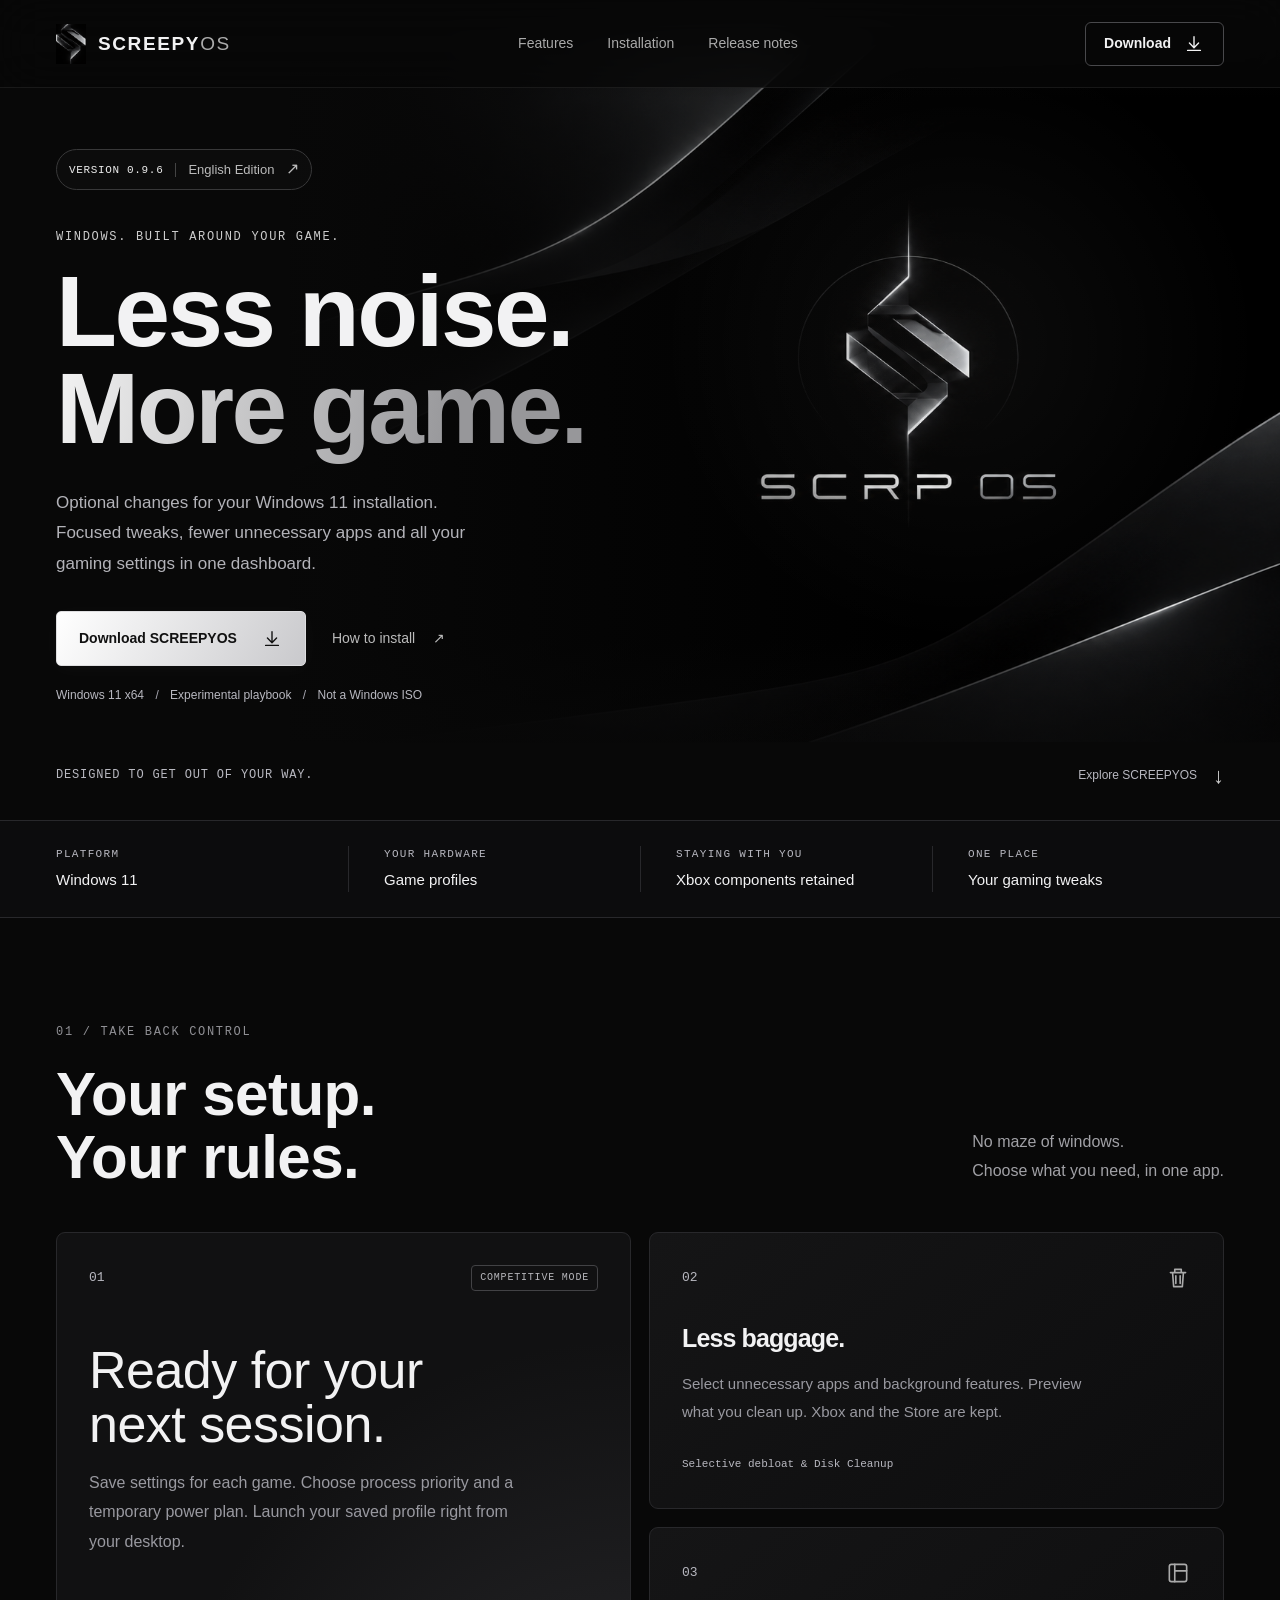
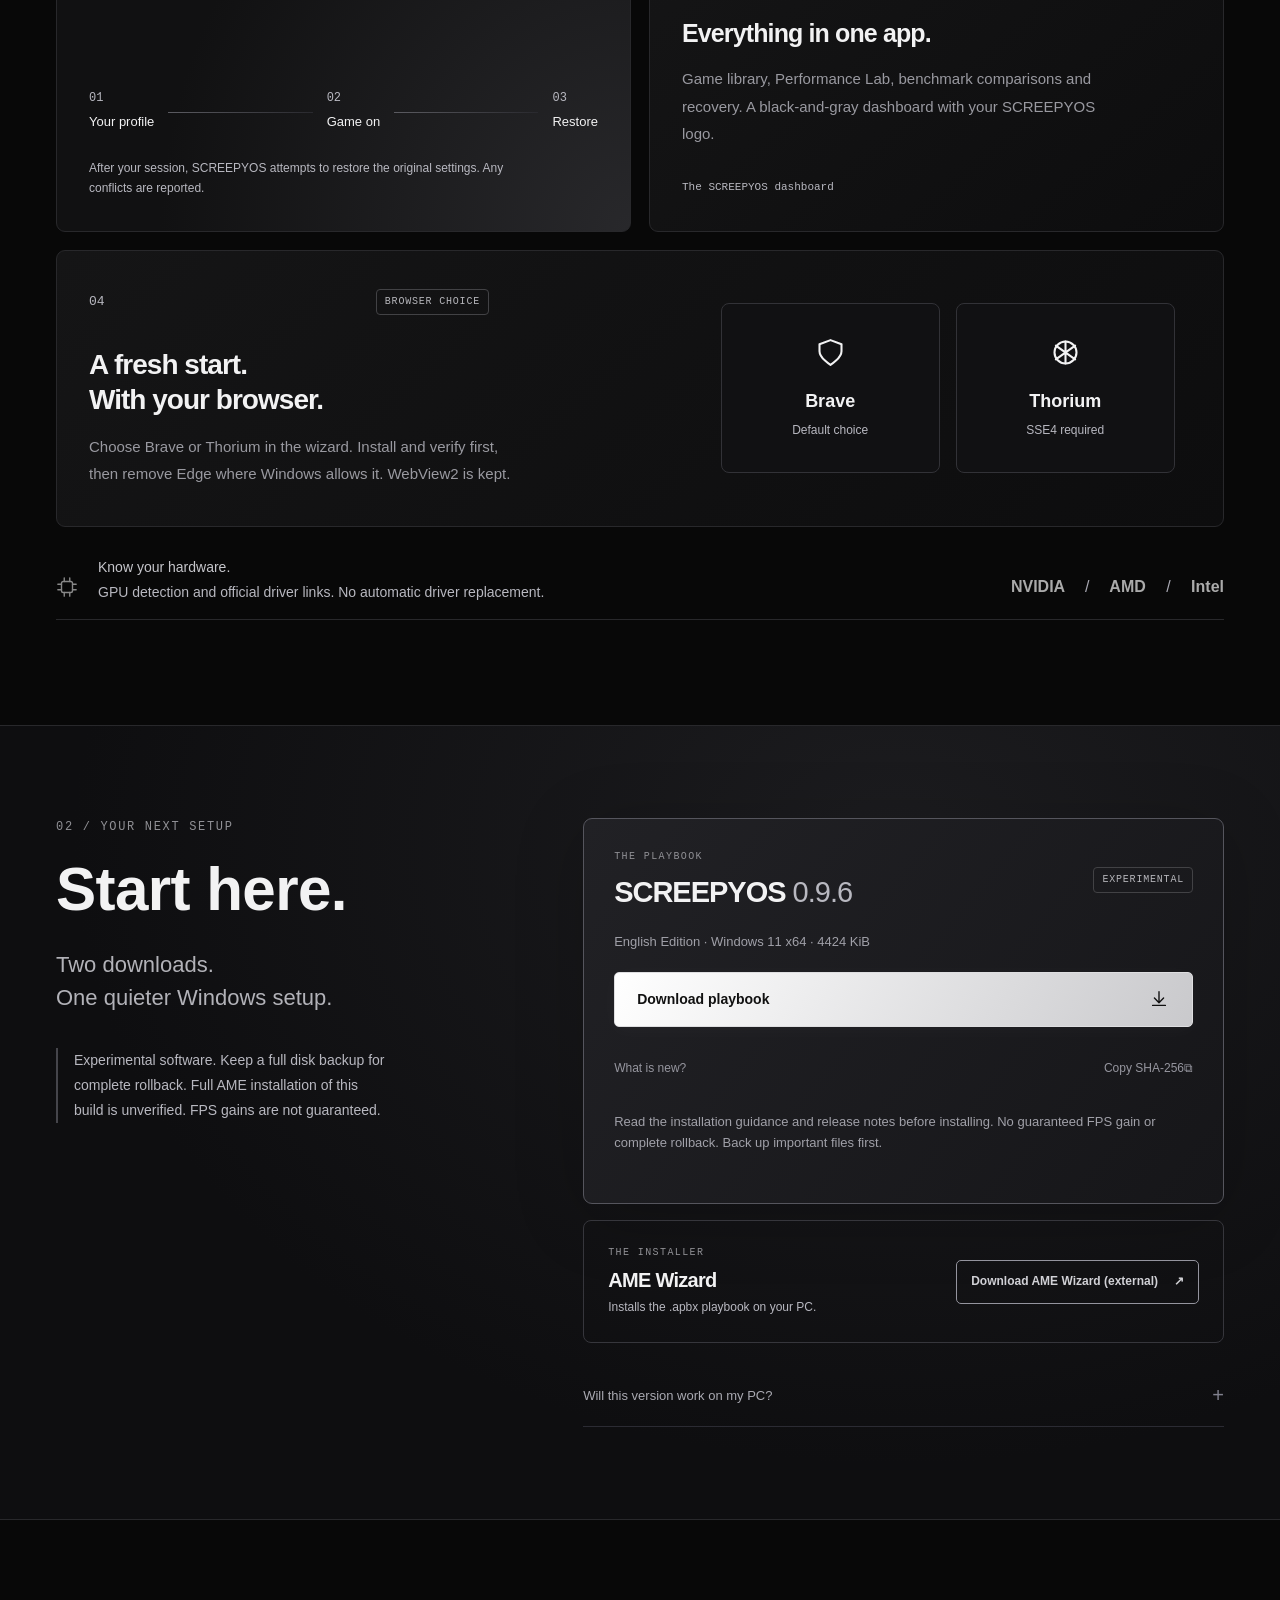
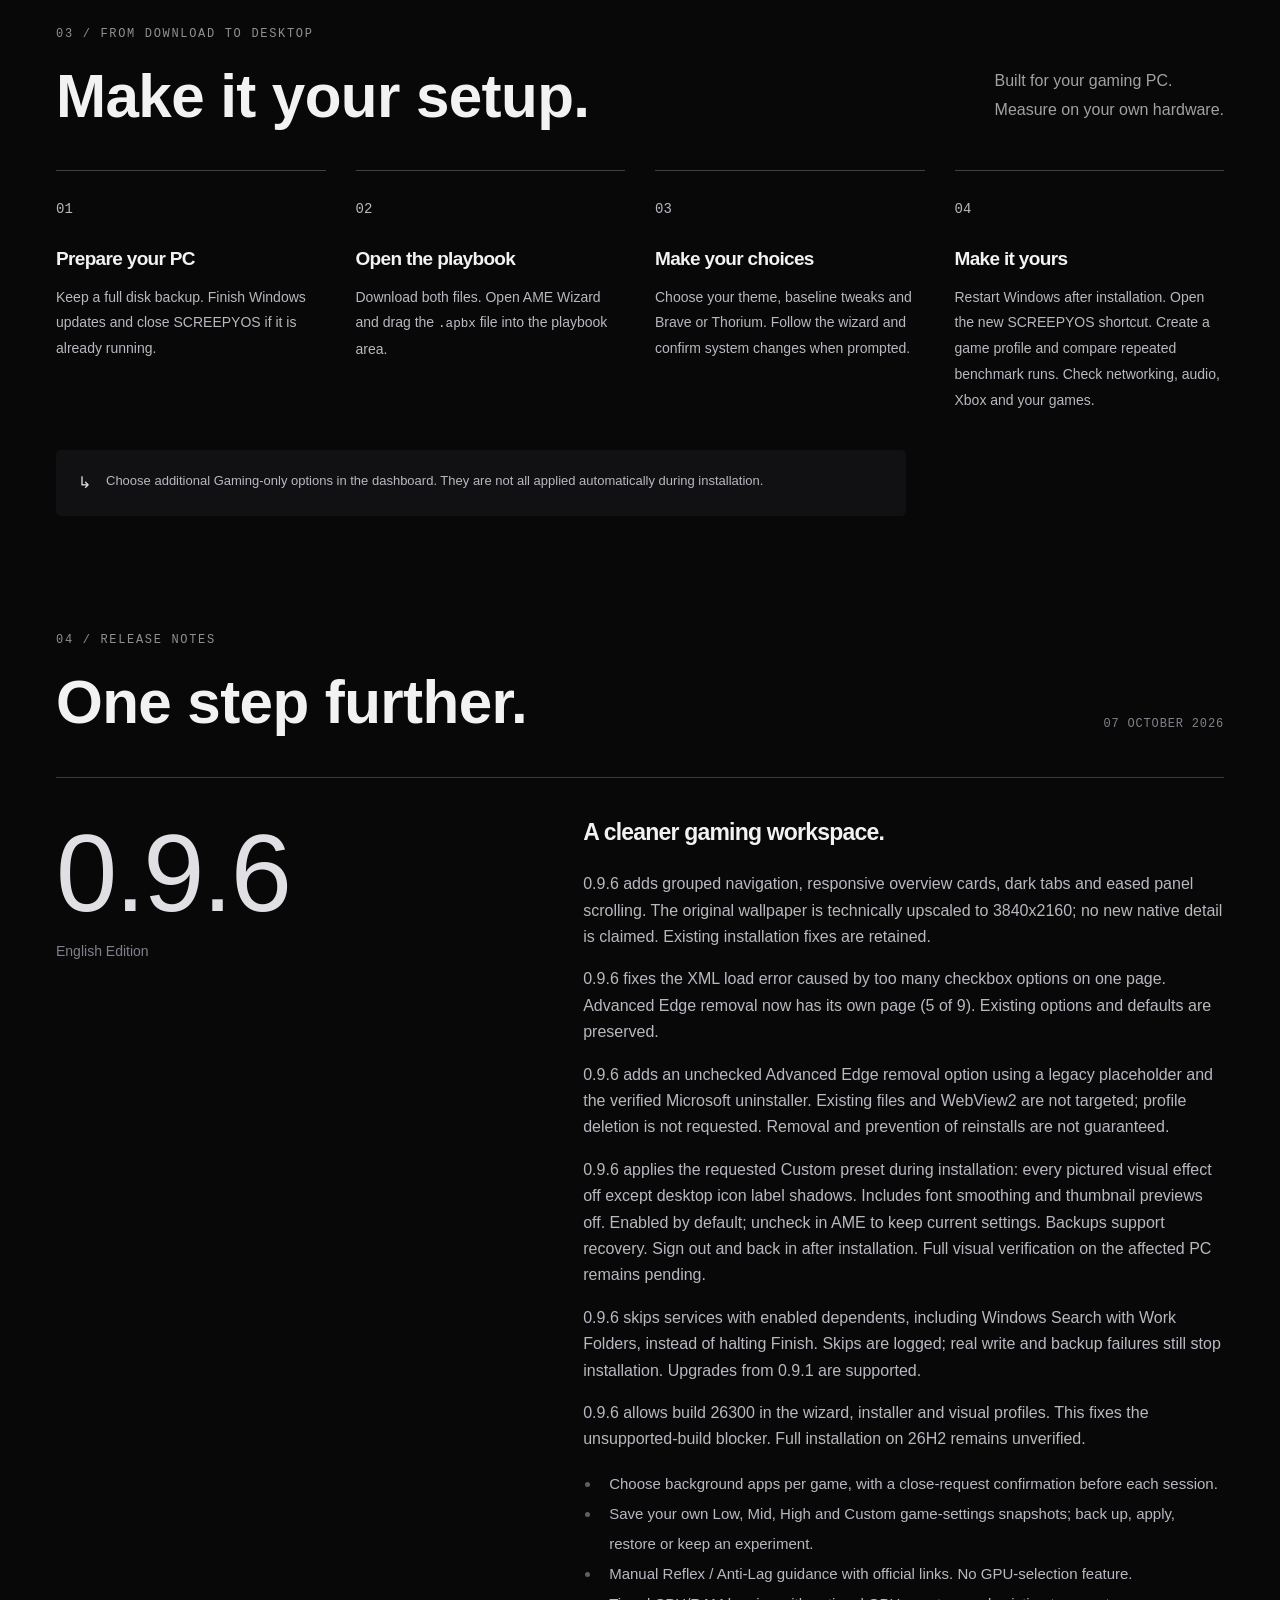
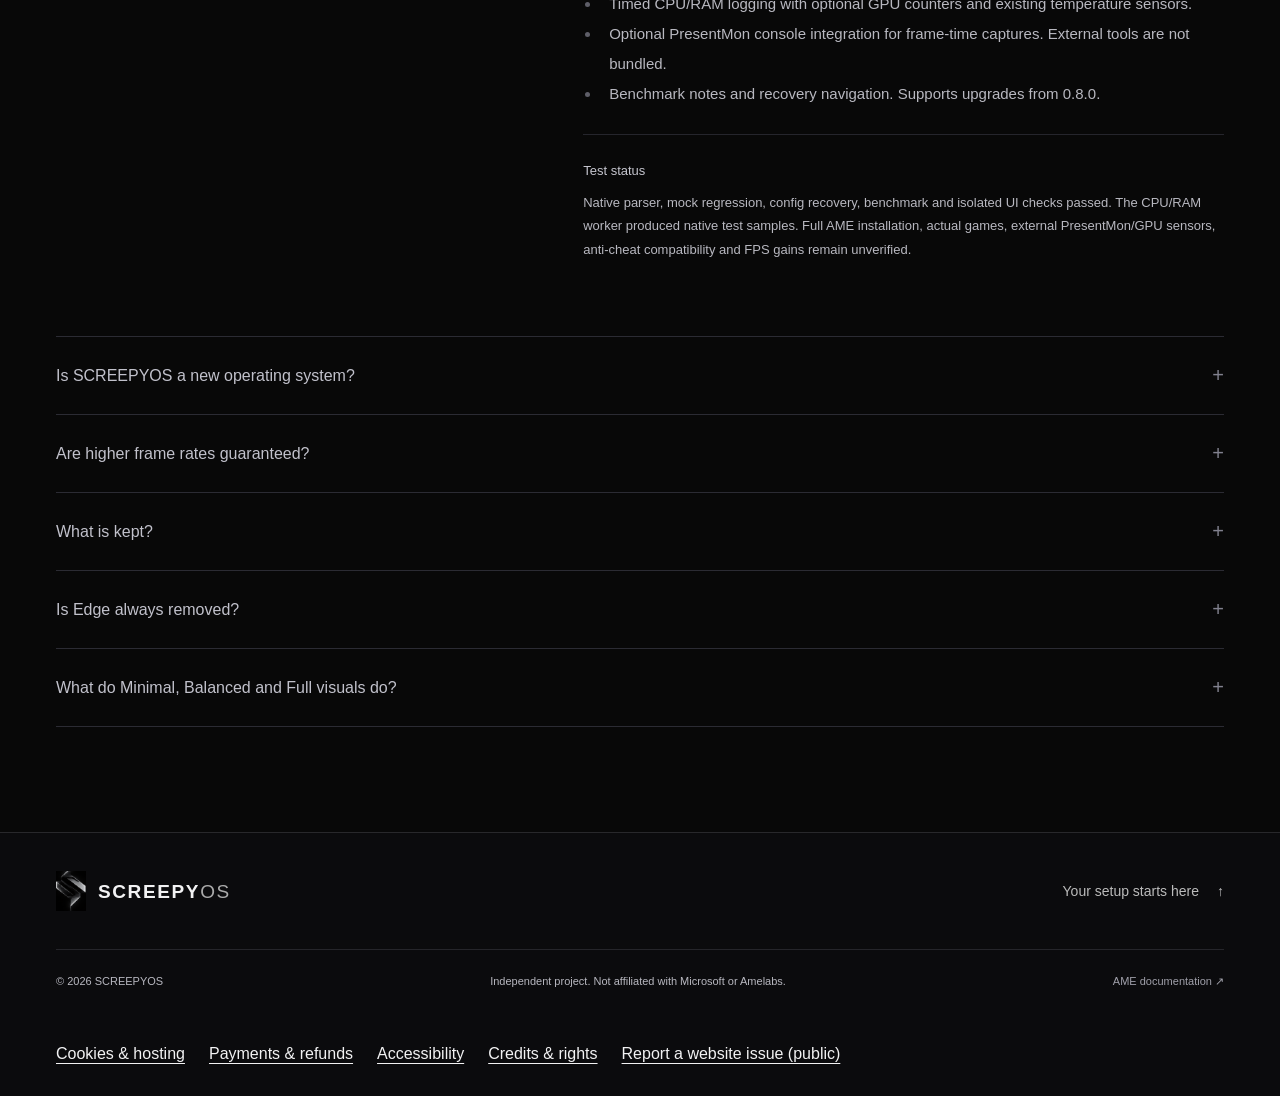
<file: index.html>
<!doctype html>
<html lang="en">
<head>
<meta charset="utf-8"><meta name="viewport" content="width=device-width,initial-scale=1">
<meta name="theme-color" content="#080808">
<title>SCREEPYOS — Windows. Built around your game.</title>
<meta name="description" content="A quieter Windows 11 setup for gaming. Download SCREEPYOS 0.9.6, explore Competitive Mode and install the playbook with AME Wizard.">
<link rel="icon" type="image/svg+xml" href="data:image/svg+xml,%3Csvg xmlns='http://www.w3.org/2000/svg' viewBox='0 0 32 32'%3E%3Crect width='32' height='32' rx='7' fill='%23080808'/%3E%3Cpath d='M23 8H11l-4 5 14 6-3 5H7m4-16 14 6-3 5' fill='none' stroke='%23e8e8e8' stroke-width='2.5' stroke-linejoin='round'/%3E%3C/svg%3E">
<link rel="stylesheet" href="./style.css?v=2026-10-11"><script src="./app.js?v=2026-10-11" defer></script>
</head>
<body>
<a class="skip" href="#main">Skip to content</a>
<div class="reading-progress" aria-hidden="true"></div>
<header class="site-header">
 <a class="brand" href="#" aria-label="SCREEPYOS home"><span class="brand-mark" aria-hidden="true"></span><span>SCREEPY<span class="brand-light">OS</span></span></a>
 <nav aria-label="Main navigation"><a href="#features">Features</a><a href="#installation">Installation</a><a href="#release">Release notes</a></nav>
 <a class="nav-download" href="#download">Download <svg viewBox="0 0 24 24" aria-hidden="true"><path d="M12 4v12m-5-5 5 5 5-5M5 19h14"/></svg></a>
</header>
<main id="main" tabindex="-1">
<section class="hero">
 <div class="hero-art" aria-hidden="true"><img src="./assets/scrp-os.png" alt="" width="1672" height="941"><div class="art-light"></div></div>
 <div class="hero-content wrap">
  <a class="release-pill" href="#release"><span>VERSION 0.9.6</span> English Edition <span aria-hidden="true">↗</span></a>
  <p class="eyebrow hero-eyebrow">WINDOWS. BUILT AROUND YOUR GAME.</p>
  <h1>Less noise.<br><span>More game.</span></h1>
  <p class="hero-description">Optional changes for your Windows 11 installation.<br>Focused tweaks, fewer unnecessary apps and all your gaming settings in one dashboard.</p>
  <div class="hero-actions"><a class="button primary" href="#download">Download SCREEPYOS <svg viewBox="0 0 24 24" aria-hidden="true"><path d="M12 4v12m-5-5 5 5 5-5M5 19h14"/></svg></a><a class="text-link" href="#installation">How to install <span aria-hidden="true">↗</span></a></div>
  <p class="hero-meta">Windows 11 x64 <span> / </span> Experimental playbook <span> / </span> Not a Windows ISO</p>
 </div>
 <div class="hero-bottom wrap"><span class="mono">DESIGNED TO GET OUT OF YOUR WAY.</span><a href="#features" aria-label="Explore features"><span>Explore SCREEPYOS</span><span aria-hidden="true">↓</span></a></div>
</section>
<div class="spec-strip"><div class="wrap spec-inner"><div><span class="spec-label">PLATFORM</span><strong>Windows 11</strong></div><div><span class="spec-label">YOUR HARDWARE</span><strong>Game profiles</strong></div><div><span class="spec-label">STAYING WITH YOU</span><strong>Xbox components retained</strong></div><div><span class="spec-label">ONE PLACE</span><strong>Your gaming tweaks</strong></div></div></div>
<section class="wrap section" id="features">
 <div class="section-heading reveal"><div><p class="eyebrow">01 / TAKE BACK CONTROL</p><h2>Your setup.<br>Your rules.</h2></div><p>No maze of windows.<br>Choose what you need, in one app.</p></div>
 <div class="feature-grid">
  <article class="feature feature-main reveal"><div class="feature-top"><span class="feature-number">01</span><span class="tag">COMPETITIVE MODE</span></div><h3>Ready for your<br>next session.</h3><p>Save settings for each game. Choose process priority and a temporary power plan. Launch your saved profile right from your desktop.</p><div class="session-flow" aria-label="Game profile, session, recovery"><div><span>01</span><strong>Your profile</strong></div><span class="flow-line" aria-hidden="true"></span><div><span>02</span><strong>Game on</strong></div><span class="flow-line" aria-hidden="true"></span><div><span>03</span><strong>Restore</strong></div></div><p class="small-note">After your session, SCREEPYOS attempts to restore the original settings. Any conflicts are reported.</p></article>
  <article class="feature reveal"><div class="feature-top"><span class="feature-number">02</span><svg class="feature-icon" viewBox="0 0 24 24" aria-hidden="true"><path d="M5 7h14M9 7V4h6v3M7 7l1 13h8l1-13M10 10v7m4-7v7"/></svg></div><h3>Less baggage.</h3><p>Select unnecessary apps and background features. Preview what you clean up. Xbox and the Store are kept.</p><span class="feature-foot">Selective debloat & Disk Cleanup</span></article>
  <article class="feature reveal"><div class="feature-top"><span class="feature-number">03</span><svg class="feature-icon" viewBox="0 0 24 24" aria-hidden="true"><rect x="4" y="4" width="16" height="16" rx="2"/><path d="M9 4v16M9 10h11"/></svg></div><h3>Everything in one app.</h3><p>Game library, Performance Lab, benchmark comparisons and recovery. A black-and-gray dashboard with your SCREEPYOS logo.</p><span class="feature-foot">The SCREEPYOS dashboard</span></article>
  <article class="feature feature-wide reveal"><div><div class="feature-top"><span class="feature-number">04</span><span class="tag">BROWSER CHOICE</span></div><h3>A fresh start.<br>With your browser.</h3><p>Choose Brave or Thorium in the wizard. Install and verify first, then remove Edge where Windows allows it. WebView2 is kept.</p></div><div class="browser-choices" aria-label="Browser choices"><span><svg viewBox="0 0 24 24" aria-hidden="true"><path d="M12 3 4 6v5c0 5 8 10 8 10s8-5 8-10V6Z"/></svg><strong>Brave</strong><small>Default choice</small></span><span><svg viewBox="0 0 24 24" aria-hidden="true"><circle cx="12" cy="12" r="8"/><path d="m5 7 14 10M5 17 19 7M12 4v16"/></svg><strong>Thorium</strong><small>SSE4 required</small></span></div></article>
 </div>
 <div class="driver-row reveal"><div><svg viewBox="0 0 24 24" aria-hidden="true"><rect x="6" y="6" width="12" height="12" rx="2"/><path d="M9 2v4m6-4v4M9 18v4m6-4v4M2 9h4m-4 6h4m12-6h4m-4 6h4"/></svg><p><strong>Know your hardware.</strong><br>GPU detection and official driver links. No automatic driver replacement.</p></div><span class="driver-vendors">NVIDIA <span>/</span> AMD <span>/</span> Intel</span></div>
</section>
<section class="download-section" id="download"><div class="wrap download-layout">
 <div class="reveal"><p class="eyebrow">02 / YOUR NEXT SETUP</p><h2>Start here.</h2><p class="download-intro">Two downloads.<br>One quieter Windows setup.</p><p class="download-warning">Experimental software. Keep a full disk backup for complete rollback. Full AME installation of this build is unverified. FPS gains are not guaranteed.</p></div>
 <div class="download-stack reveal"><article class="download-card glow-card"><div class="download-card-title"><div><span class="eyebrow">THE PLAYBOOK</span><h3>SCREEPYOS <span>0.9.6</span></h3></div><span class="tag">EXPERIMENTAL</span></div><p>English Edition · Windows 11 x64 · 4424 KiB</p><a class="button primary full" href="./downloads/SCREEPYOS-0.9.6-Gaming-PC-Experimental.apbx" download>Download playbook <svg viewBox="0 0 24 24" aria-hidden="true"><path d="M12 4v12m-5-5 5 5 5-5M5 19h14"/></svg></a><div class="download-links"><a href="#release">What is new?</a><button type="button" id="copy-hash">Copy SHA-256 <span aria-hidden="true">⧉</span></button></div><p class="download-notice">Read the installation guidance and release notes before installing. No guaranteed FPS gain or complete rollback. Back up important files first.</p><span id="copy-status" class="status" role="status"></span></article>
 <article class="wizard-card"><div><span class="eyebrow">THE INSTALLER</span><h3>AME Wizard</h3><p>Installs the .apbx playbook on your PC.</p></div><a class="button outline" href="https://amelabs.net/" target="_blank" rel="noopener noreferrer">Download AME Wizard (external) <span aria-hidden="true">↗</span></a></article>
 <details class="requirements"><summary>Will this version work on my PC? <span aria-hidden="true">+</span></summary><div><p>For Windows 11 x64, builds <strong>22631, 26100, 26200 and 26300</strong>. Check your build with <code>winver</code>. ARM64 is not supported.</p><p>Browser installation requires internet and WinGet / App Installer. Thorium requires SSE4.1 and SSE4.2. A clean installation or upgrade from SCREEPYOS 0.4.1, 0.5.0, 0.6.0, 0.7.0, 0.7.1, 0.7.2, 0.7.3, 0.7.4, 0.7.5, 0.8.0, 0.9.0, 0.9.1, 0.9.2, 0.9.3, 0.9.4 or 0.9.5 is allowed.</p><p>Not every hardware configuration or game has been tested. A backup is needed for a full rollback; a restore point does not recover every removed app and its data.</p></div></details>
 </div>
</div></section>
<section class="wrap section" id="installation"><div class="section-heading reveal"><div><p class="eyebrow">03 / FROM DOWNLOAD TO DESKTOP</p><h2>Make it your setup.</h2></div><p>Built for your gaming PC.<br>Measure on your own hardware.</p></div>
 <ol class="steps"><li class="reveal"><span class="step-index">01</span><h3>Prepare your PC</h3><p>Keep a full disk backup. Finish Windows updates and close SCREEPYOS if it is already running.</p></li><li class="reveal"><span class="step-index">02</span><h3>Open the playbook</h3><p>Download both files. Open AME Wizard and drag the <code>.apbx</code> file into the playbook area.</p></li><li class="reveal"><span class="step-index">03</span><h3>Make your choices</h3><p>Choose your theme, baseline tweaks and Brave or Thorium. Follow the wizard and confirm system changes when prompted.</p></li><li class="reveal"><span class="step-index">04</span><h3>Make it yours</h3><p>Restart Windows after installation. Open the new SCREEPYOS shortcut. Create a game profile and compare repeated benchmark runs. Check networking, audio, Xbox and your games.</p></li></ol>
 <div class="install-note reveal"><span aria-hidden="true">↳</span><p>Choose additional Gaming-only options in the dashboard. They are not all applied automatically during installation.</p></div>
</section>
<section class="wrap release-section section" id="release"><div class="section-heading reveal"><div><p class="eyebrow">04 / RELEASE NOTES</p><h2>One step further.</h2></div><span class="release-date mono">07 OCTOBER 2026</span></div>
 <div class="release-layout reveal"><div class="version-display">0.9.6<span>English Edition</span></div><div class="release-content"><h3>A cleaner gaming workspace.</h3><p>0.9.6 adds grouped navigation, responsive overview cards, dark tabs and eased panel scrolling. The original wallpaper is technically upscaled to 3840x2160; no new native detail is claimed. Existing installation fixes are retained.</p><p>0.9.6 fixes the XML load error caused by too many checkbox options on one page. Advanced Edge removal now has its own page (5 of 9). Existing options and defaults are preserved.</p><p>0.9.6 adds an unchecked Advanced Edge removal option using a legacy placeholder and the verified Microsoft uninstaller. Existing files and WebView2 are not targeted; profile deletion is not requested. Removal and prevention of reinstalls are not guaranteed.</p><p>0.9.6 applies the requested Custom preset during installation: every pictured visual effect off except desktop icon label shadows. Includes font smoothing and thumbnail previews off. Enabled by default; uncheck in AME to keep current settings. Backups support recovery. Sign out and back in after installation. Full visual verification on the affected PC remains pending.</p><p>0.9.6 skips services with enabled dependents, including Windows Search with Work Folders, instead of halting Finish. Skips are logged; real write and backup failures still stop installation. Upgrades from 0.9.1 are supported.</p><p>0.9.6 allows build 26300 in the wizard, installer and visual profiles. This fixes the unsupported-build blocker. Full installation on 26H2 remains unverified.</p><ul><li>Choose background apps per game, with a close-request confirmation before each session.</li><li>Save your own Low, Mid, High and Custom game-settings snapshots; back up, apply, restore or keep an experiment.</li><li>Manual Reflex / Anti-Lag guidance with official links. No GPU-selection feature.</li><li>Timed CPU/RAM logging with optional GPU counters and existing temperature sensors.</li><li>Optional PresentMon console integration for frame-time captures. External tools are not bundled.</li><li>Benchmark notes and recovery navigation. Supports upgrades from 0.8.0.</li></ul><div class="testing-note"><strong>Test status</strong><p>Native parser, mock regression, config recovery, benchmark and isolated UI checks passed. The CPU/RAM worker produced native test samples. Full AME installation, actual games, external PresentMon/GPU sensors, anti-cheat compatibility and FPS gains remain unverified.</p></div></div></div>
 <div class="faq reveal"><details><summary>Is SCREEPYOS a new operating system? <span aria-hidden="true">+</span></summary><p>It is a playbook and dashboard for your existing Windows 11 installation. It is not a Windows ISO and does not include a Windows license.</p></details><details><summary>Are higher frame rates guaranteed? <span aria-hidden="true">+</span></summary><p>No. Results depend on your hardware, game and current settings. Compare the same game scene and settings before and after. A lower process count alone does not prove better gaming performance.</p></details><details><summary>What is kept? <span aria-hidden="true">+</span></summary><p>The playbook is designed to preserve Xbox components, Microsoft Store and WebView2. Compatibility is not guaranteed. This version does not disable Defender, Firewall, UAC or Windows Update. The driver page shows hardware and official download links; drivers are not automatically replaced.</p></details><details><summary>Is Edge always removed? <span aria-hidden="true">+</span></summary><p>Only after confirming the selected browser is present. Windows may block removal based on region or build. If removal fails, the playbook shows a warning and continues with the selected tweaks. Export any Edge data you want to keep beforehand.</p></details><details><summary>What do Minimal, Balanced and Full visuals do? <span aria-hidden="true">+</span></summary><p>These are primarily visual profiles: minimal, reduced or full window and taskbar animations. They do not force a CPU/GPU overclock or guarantee higher FPS. Power settings are chosen separately.</p></details></div>
</section>
</main>
<footer><div class="wrap footer-top"><a class="brand" href="#"><span class="brand-mark" aria-hidden="true"></span><span>SCREEPY<span class="brand-light">OS</span></span></a><a class="text-link" href="#download">Your setup starts here <span aria-hidden="true">↑</span></a></div><div class="wrap footer-bottom"><span>© 2026 SCREEPYOS</span><span>Independent project. Not affiliated with Microsoft or Amelabs.</span><a href="https://docs.amelabs.net/getting_started.html" target="_blank" rel="noopener noreferrer">AME documentation ↗</a></div><nav class="wrap policy-links" aria-label="Website information"><a href="./cookies.html">Cookies &amp; hosting</a><a href="./refunds.html">Payments &amp; refunds</a><a href="./accessibility.html">Accessibility</a><a href="./credits.html">Credits &amp; rights</a><a href="https://github.com/egemen123boytje-tech/SCREEPYOS/issues">Report a website issue (public)</a></nav></footer>
</body></html>
</file>
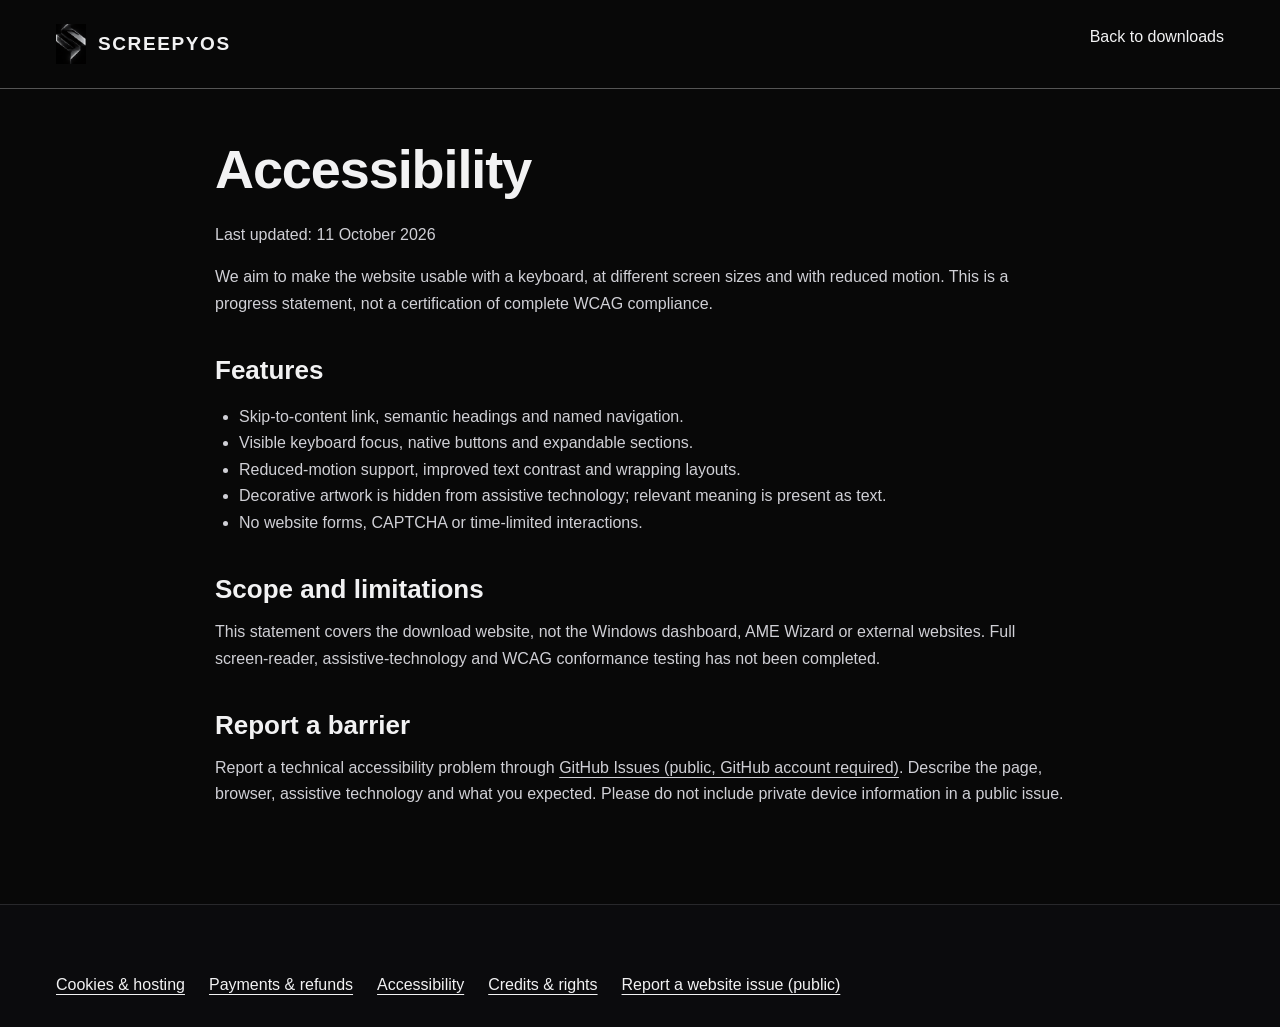
<file: accessibility.html>
<!doctype html><html lang="en"><head><meta charset="utf-8"><meta name="viewport" content="width=device-width,initial-scale=1"><meta name="referrer" content="strict-origin-when-cross-origin"><title>Accessibility | SCREEPYOS</title><link rel="stylesheet" href="./style.css?v=2026-10-11"></head><body><a class="skip" href="#main">Skip to content</a><header class="legal-header"><div class="wrap"><a class="brand" href="./index.html" aria-label="SCREEPYOS home"><span class="brand-mark" aria-hidden="true"></span><span>SCREEPYOS</span></a><a href="./index.html#download">Back to downloads</a></div></header><main id="main" tabindex="-1" class="wrap legal-content"><h1>Accessibility</h1><p>Last updated: 11 October 2026</p><p>We aim to make the website usable with a keyboard, at different screen sizes and with reduced motion. This is a progress statement, not a certification of complete WCAG compliance.</p><h2>Features</h2><ul><li>Skip-to-content link, semantic headings and named navigation.</li><li>Visible keyboard focus, native buttons and expandable sections.</li><li>Reduced-motion support, improved text contrast and wrapping layouts.</li><li>Decorative artwork is hidden from assistive technology; relevant meaning is present as text.</li><li>No website forms, CAPTCHA or time-limited interactions.</li></ul><h2>Scope and limitations</h2><p>This statement covers the download website, not the Windows dashboard, AME Wizard or external websites. Full screen-reader, assistive-technology and WCAG conformance testing has not been completed.</p><h2>Report a barrier</h2><p>Report a technical accessibility problem through <a href="https://github.com/egemen123boytje-tech/SCREEPYOS/issues">GitHub Issues (public, GitHub account required)</a>. Describe the page, browser, assistive technology and what you expected. Please do not include private device information in a public issue.</p></main><footer><nav class="wrap policy-links" aria-label="Website information"><a href="./cookies.html">Cookies &amp; hosting</a><a href="./refunds.html">Payments &amp; refunds</a><a href="./accessibility.html">Accessibility</a><a href="./credits.html">Credits &amp; rights</a><a href="https://github.com/egemen123boytje-tech/SCREEPYOS/issues">Report a website issue (public)</a></nav></footer></body></html>
</file>
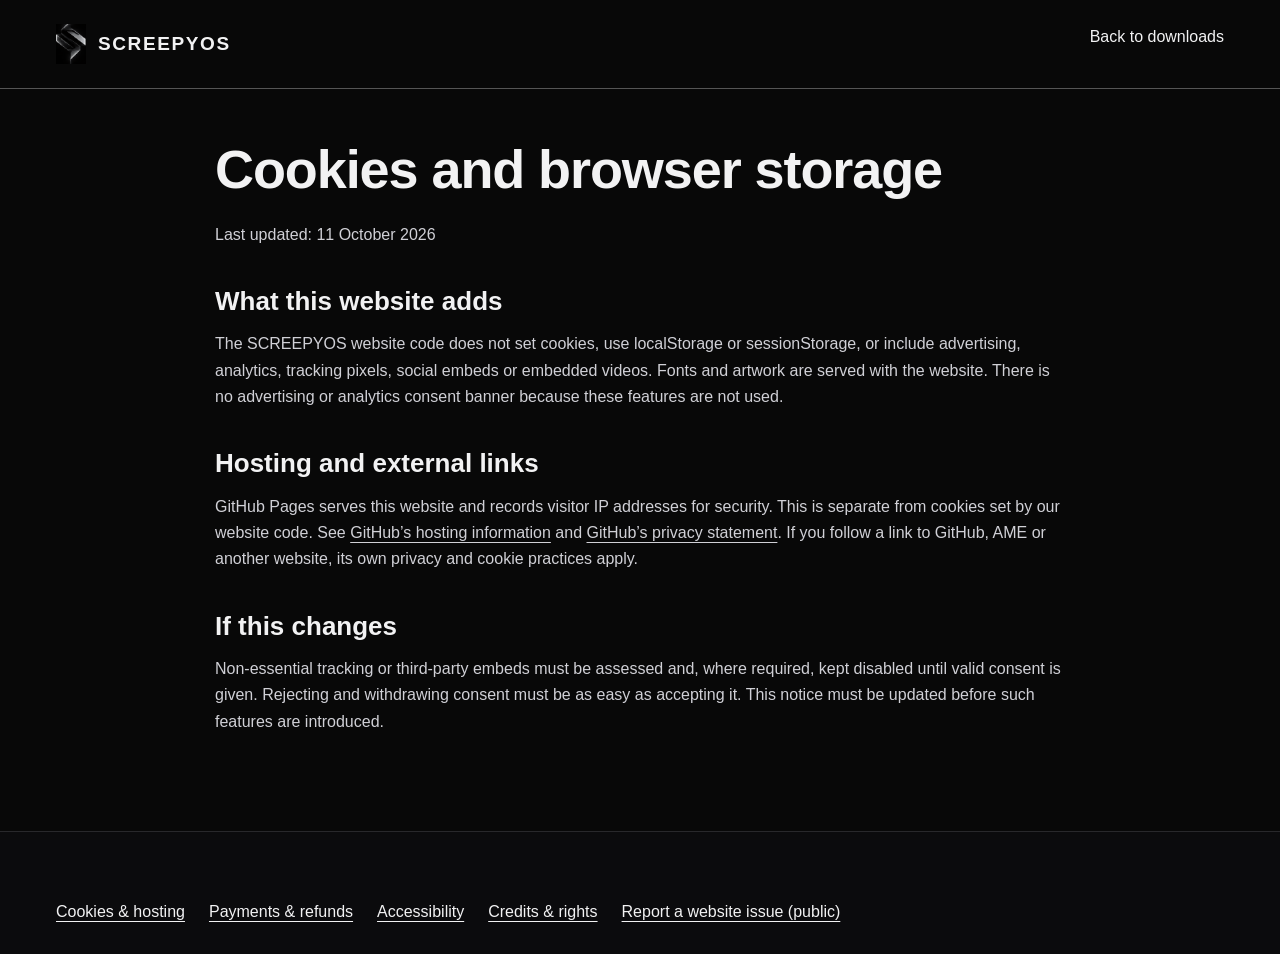
<file: cookies.html>
<!doctype html><html lang="en"><head><meta charset="utf-8"><meta name="viewport" content="width=device-width,initial-scale=1"><meta name="referrer" content="strict-origin-when-cross-origin"><title>Cookies and browser storage | SCREEPYOS</title><link rel="stylesheet" href="./style.css?v=2026-10-11"></head><body><a class="skip" href="#main">Skip to content</a><header class="legal-header"><div class="wrap"><a class="brand" href="./index.html" aria-label="SCREEPYOS home"><span class="brand-mark" aria-hidden="true"></span><span>SCREEPYOS</span></a><a href="./index.html#download">Back to downloads</a></div></header><main id="main" tabindex="-1" class="wrap legal-content"><h1>Cookies and browser storage</h1><p>Last updated: 11 October 2026</p><h2>What this website adds</h2><p>The SCREEPYOS website code does not set cookies, use localStorage or sessionStorage, or include advertising, analytics, tracking pixels, social embeds or embedded videos. Fonts and artwork are served with the website. There is no advertising or analytics consent banner because these features are not used.</p><h2>Hosting and external links</h2><p>GitHub Pages serves this website and records visitor IP addresses for security. This is separate from cookies set by our website code. See <a href="https://docs.github.com/en/pages/getting-started-with-github-pages/what-is-github-pages">GitHub’s hosting information</a> and <a href="https://docs.github.com/en/site-policy/privacy-policies/github-general-privacy-statement">GitHub’s privacy statement</a>. If you follow a link to GitHub, AME or another website, its own privacy and cookie practices apply.</p><h2>If this changes</h2><p>Non-essential tracking or third-party embeds must be assessed and, where required, kept disabled until valid consent is given. Rejecting and withdrawing consent must be as easy as accepting it. This notice must be updated before such features are introduced.</p></main><footer><nav class="wrap policy-links" aria-label="Website information"><a href="./cookies.html">Cookies &amp; hosting</a><a href="./refunds.html">Payments &amp; refunds</a><a href="./accessibility.html">Accessibility</a><a href="./credits.html">Credits &amp; rights</a><a href="https://github.com/egemen123boytje-tech/SCREEPYOS/issues">Report a website issue (public)</a></nav></footer></body></html>
</file>
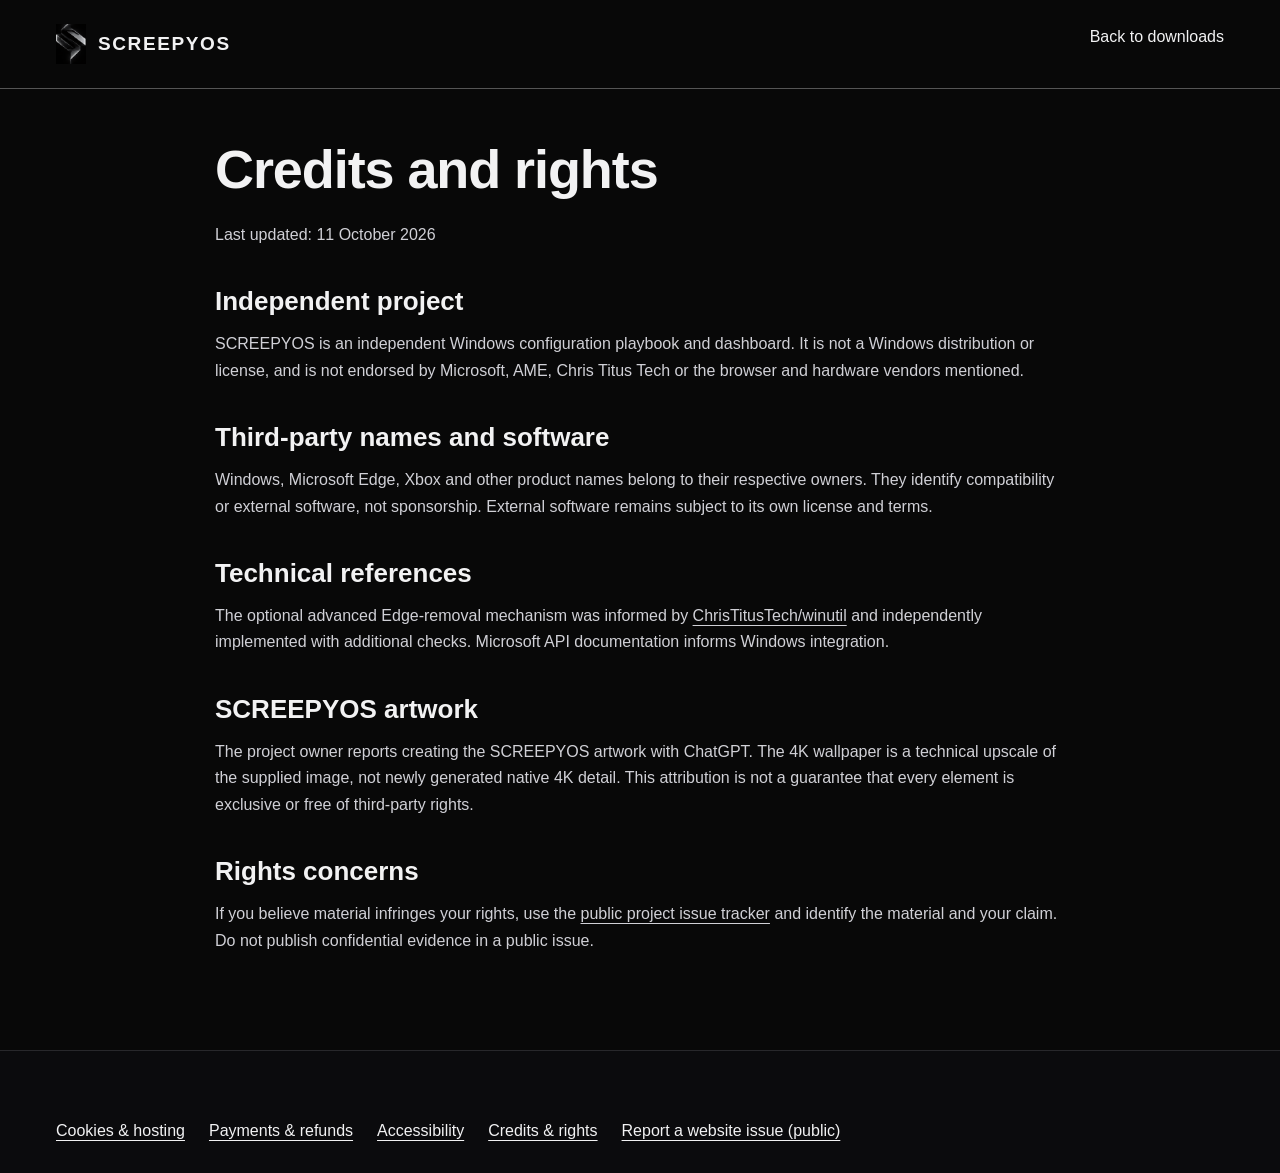
<file: credits.html>
<!doctype html><html lang="en"><head><meta charset="utf-8"><meta name="viewport" content="width=device-width,initial-scale=1"><meta name="referrer" content="strict-origin-when-cross-origin"><title>Credits and rights | SCREEPYOS</title><link rel="stylesheet" href="./style.css?v=2026-10-11"></head><body><a class="skip" href="#main">Skip to content</a><header class="legal-header"><div class="wrap"><a class="brand" href="./index.html" aria-label="SCREEPYOS home"><span class="brand-mark" aria-hidden="true"></span><span>SCREEPYOS</span></a><a href="./index.html#download">Back to downloads</a></div></header><main id="main" tabindex="-1" class="wrap legal-content"><h1>Credits and rights</h1><p>Last updated: 11 October 2026</p><h2>Independent project</h2><p>SCREEPYOS is an independent Windows configuration playbook and dashboard. It is not a Windows distribution or license, and is not endorsed by Microsoft, AME, Chris Titus Tech or the browser and hardware vendors mentioned.</p><h2>Third-party names and software</h2><p>Windows, Microsoft Edge, Xbox and other product names belong to their respective owners. They identify compatibility or external software, not sponsorship. External software remains subject to its own license and terms.</p><h2>Technical references</h2><p>The optional advanced Edge-removal mechanism was informed by <a href="https://github.com/ChrisTitusTech/winutil/blob/main/config/tweaks.json">ChrisTitusTech/winutil</a> and independently implemented with additional checks. Microsoft API documentation informs Windows integration.</p><h2>SCREEPYOS artwork</h2><p>The project owner reports creating the SCREEPYOS artwork with ChatGPT. The 4K wallpaper is a technical upscale of the supplied image, not newly generated native 4K detail. This attribution is not a guarantee that every element is exclusive or free of third-party rights.</p><h2>Rights concerns</h2><p>If you believe material infringes your rights, use the <a href="https://github.com/egemen123boytje-tech/SCREEPYOS/issues">public project issue tracker</a> and identify the material and your claim. Do not publish confidential evidence in a public issue.</p></main><footer><nav class="wrap policy-links" aria-label="Website information"><a href="./cookies.html">Cookies &amp; hosting</a><a href="./refunds.html">Payments &amp; refunds</a><a href="./accessibility.html">Accessibility</a><a href="./credits.html">Credits &amp; rights</a><a href="https://github.com/egemen123boytje-tech/SCREEPYOS/issues">Report a website issue (public)</a></nav></footer></body></html>
</file>
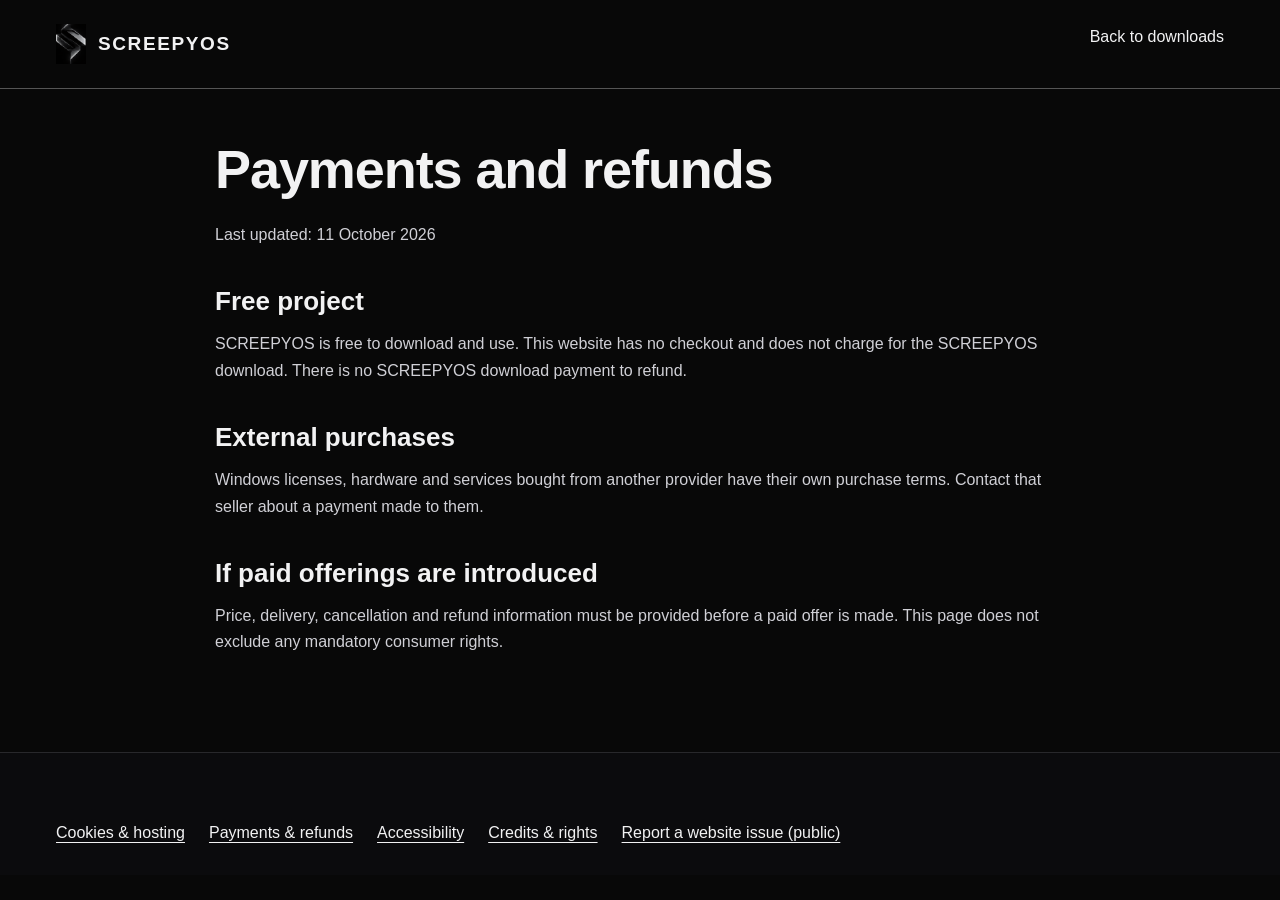
<file: refunds.html>
<!doctype html><html lang="en"><head><meta charset="utf-8"><meta name="viewport" content="width=device-width,initial-scale=1"><title>Payments and refunds | SCREEPYOS</title><link rel="stylesheet" href="./style.css?v=2026-10-11"></head><body><a class="skip" href="#main">Skip to content</a><header class="legal-header"><div class="wrap"><a class="brand" href="./index.html" aria-label="SCREEPYOS home"><span class="brand-mark" aria-hidden="true"></span><span>SCREEPYOS</span></a><a href="./index.html#download">Back to downloads</a></div></header><main id="main" tabindex="-1" class="wrap legal-content"><h1>Payments and refunds</h1><p>Last updated: 11 October 2026</p><h2>Free project</h2><p>SCREEPYOS is free to download and use. This website has no checkout and does not charge for the SCREEPYOS download. There is no SCREEPYOS download payment to refund.</p><h2>External purchases</h2><p>Windows licenses, hardware and services bought from another provider have their own purchase terms. Contact that seller about a payment made to them.</p><h2>If paid offerings are introduced</h2><p>Price, delivery, cancellation and refund information must be provided before a paid offer is made. This page does not exclude any mandatory consumer rights.</p></main><footer><nav class="wrap policy-links" aria-label="Website information"><a href="./cookies.html">Cookies &amp; hosting</a><a href="./refunds.html">Payments &amp; refunds</a><a href="./accessibility.html">Accessibility</a><a href="./credits.html">Credits &amp; rights</a><a href="https://github.com/egemen123boytje-tech/SCREEPYOS/issues">Report a website issue (public)</a></nav></footer></body></html>
</file>
<file: style.css>
:root{color-scheme:dark;--bg:#080808;--surface:#101011;--text:#f2f2f3;--muted:#a1a1a6;--border:#28282b;--font:'Segoe UI',Arial,sans-serif;--display:'Segoe UI',Arial,sans-serif}*{box-sizing:border-box}html{scroll-behavior:smooth;scroll-padding-top:100px}body{margin:0;background:var(--bg);color:var(--text);font:16px/1.65 var(--font);-webkit-font-smoothing:antialiased}a{color:inherit;text-decoration:none}button{font:inherit}button,a,summary{-webkit-tap-highlight-color:transparent}a,button,summary{touch-action:manipulation}button{cursor:pointer}a:focus-visible,button:focus-visible,summary:focus-visible{outline:2px solid #fff;outline-offset:6px}::selection{background:#e1e1e1;color:#080808}.wrap{width:min(1240px,calc(100% - 112px));margin-inline:auto}.skip{position:fixed;top:-100px;left:20px;background:white;color:black;padding:10px 20px;z-index:100}.skip:focus{top:15px}svg{width:22px;height:22px;fill:none;stroke:currentColor;stroke-width:1.5;stroke-linecap:round;stroke-linejoin:round;flex-shrink:0}.reading-progress{position:fixed;inset:0 auto auto 0;width:0;height:2px;background:#ddd;z-index:30}.site-header{position:fixed;inset:0 0 auto;z-index:20;height:88px;padding:0 56px;display:flex;align-items:center;justify-content:space-between;border-bottom:1px solid #ffffff12;background:#080808b8;backdrop-filter:blur(24px);-webkit-backdrop-filter:blur(24px)}.brand{display:inline-flex;align-items:center;gap:12px;font-size:19px;letter-spacing:.085em;font-weight:700;white-space:nowrap}.brand-light{font-weight:400;color:#aaa}.brand-mark{width:30px;height:40px;background:url('./assets/scrp-os.png') center 46%/300px auto no-repeat;display:inline-block}.site-header nav{display:flex;gap:34px;color:#aaa;font-size:14px}.site-header nav a{transition:color .2s}.site-header nav a:hover{color:#fff}.nav-download{display:flex;gap:12px;align-items:center;border:1px solid #48484b;border-radius:6px;padding:9px 18px;font-size:14px;font-weight:600;transition:background .2s,border-color .2s}.nav-download:hover{border-color:#aaa;background:#202020}.hero{position:relative;min-height:820px;display:flex;flex-direction:column;justify-content:center;overflow:hidden;padding-top:125px;padding-bottom:90px}.hero-art{position:absolute;inset:0;overflow:hidden;pointer-events:none}.hero-art img{position:absolute;width:1240px;max-width:none;height:auto;top:48%;left:71%;transform:translate(-50%,-50%);opacity:.93}.hero-art:after{content:'';position:absolute;inset:0;background:linear-gradient(90deg,#080808 0%,#080808f5 25%,#08080880 47%,transparent 72%),linear-gradient(0deg,#080808 0%,transparent 22%,transparent 88%,#080808 100%)}.art-light{position:absolute;inset:0;background:radial-gradient(400px circle at var(--mouse-x,75%) var(--mouse-y,42%),#ffffff0c,transparent 75%);z-index:1;transition:opacity .6s}.hero-content{position:relative;z-index:2}.release-pill{display:inline-flex;align-items:center;gap:12px;font-size:13px;color:#bbb;border:1px solid #383839;border-radius:30px;padding:6px 12px;background:#10101180;transition:border-color .2s}.release-pill:hover{border-color:#777}.release-pill>span:first-child{color:#ededed;font:11px/1.3 'Consolas',monospace;letter-spacing:.06em;border-right:1px solid #444;padding-right:12px}.release-pill>span:last-child{font-size:16px}.eyebrow{font:12px/1.5 'Consolas',monospace;font-weight:500;letter-spacing:.14em;color:#909095;margin:0 0 22px}.hero-eyebrow{margin-top:38px;margin-bottom:18px;color:#ccc}h1,h2,h3,p{margin-top:0}h1{font-family:var(--display);font-size:clamp(76px,7.8vw,118px);font-weight:600;line-height:.97;letter-spacing:-.025em;margin-bottom:30px}h1 span{background:linear-gradient(100deg,#f3f3f3 0%,#97979a 75%);background-clip:text;-webkit-background-clip:text;color:transparent}h2{font:600 clamp(46px,4.7vw,68px)/1.05 var(--display);letter-spacing:-.01em;margin-bottom:0}h3{font-weight:550;line-height:1.25;letter-spacing:-.035em}.hero-description{color:#b3b3b9;max-width:430px;font-size:17px;line-height:1.8;margin-bottom:32px}.hero-actions{display:flex;align-items:center;gap:26px}.button{position:relative;display:inline-flex;align-items:center;justify-content:center;gap:24px;padding:15px 22px;border-radius:5px;font-weight:650;font-size:14px;transition:transform .2s,background .2s,box-shadow .2s;line-height:1.6;overflow:hidden;min-height:50px}.button:hover{transform:translateY(-2px)}.primary{background:linear-gradient(120deg,#fff,#c9c9cc);color:#111;border:1px solid #dedee0;box-shadow:0 3px 20px #ffffff08}.primary:after{content:'';position:absolute;inset:-90%;background:linear-gradient(110deg,transparent 44%,#fff9 49%,transparent 54%);transform:translateX(-70%);transition:transform .7s;pointer-events:none}.primary:hover:after{transform:translateX(70%)}.primary:hover{box-shadow:0 0 30px #ffffff18}.text-link{font-size:14px;color:#bbb;display:inline-flex;gap:18px;align-items:center}.text-link:hover{color:white}.hero-meta{margin:20px 0 0;color:#7f7f85;font-size:12px}.hero-meta span{margin:0 8px;color:#56565b}.hero-bottom{position:absolute;bottom:26px;left:0;right:0;display:flex;align-items:center;justify-content:space-between;font-size:12px;color:#77777d}.mono{font-family:'Consolas',monospace;font-size:12px;letter-spacing:.07em}.hero-bottom a{display:flex;gap:16px;align-items:center}.hero-bottom a>span:last-child{font-size:22px;color:#ccc;animation:down 3s ease-in-out infinite}.spec-strip{border-block:1px solid var(--border);background:#0c0c0d}.spec-inner{display:grid;grid-template-columns:repeat(4,1fr);padding-block:25px}.spec-inner>div{display:flex;flex-direction:column;padding-left:35px;border-left:1px solid var(--border)}.spec-inner>div:first-child{padding-left:0;border:0}.spec-label{font:11px/1.5 'Consolas',monospace;letter-spacing:.12em;color:#77777d;margin-bottom:5px}.spec-inner strong{font-size:15px;font-weight:500}.section{padding-block:105px}.section-heading{display:flex;justify-content:space-between;align-items:flex-end;margin-bottom:42px;gap:30px}.section-heading>p{color:var(--muted);margin:0 0 4px;max-width:310px;line-height:1.8}.feature-grid{display:grid;grid-template-columns:repeat(2,minmax(0,1fr));gap:18px}.feature{position:relative;border:1px solid var(--border);border-radius:9px;background:linear-gradient(140deg,#151516,#0d0d0e);padding:32px;overflow:hidden;transition:border-color .3s,transform .3s}.feature:hover{border-color:#525256;transform:translateY(-3px)}.feature-main{grid-row:span 2;background:radial-gradient(ellipse at 100% 100%,#28282b 0%,#111112 58%);display:flex;flex-direction:column}.feature-top{display:flex;align-items:center;justify-content:space-between;margin-bottom:32px}.feature-number{font:13px 'Consolas',monospace;color:#66666d}.tag{font:10px/1.4 'Consolas',monospace;letter-spacing:.08em;padding:5px 8px;border:1px solid #424245;border-radius:4px;color:#b6b6bb}.feature h3{font-size:25px;margin-bottom:16px}.feature-main h3{font:500 52px/1.05 var(--display);letter-spacing:-.01em;margin-top:20px}.feature p{color:#9999a0;font-size:15px;max-width:430px;margin-bottom:24px;line-height:1.85}.feature-main>p{font-size:16px}.feature-icon{width:26px;height:26px;color:#aaa}.feature-foot{font:11px/1.5 'Consolas',monospace;color:#77777e}.session-flow{margin-top:auto;padding-top:54px;display:flex;align-items:center;gap:14px}.session-flow>div{display:flex;flex-direction:column;gap:6px}.session-flow div>span{font:12px 'Consolas',monospace;color:#7c7c83}.session-flow strong{font-size:13px;font-weight:500;white-space:nowrap}.flow-line{flex:1;height:1px;background:linear-gradient(90deg,#5b5b61,#29292e)}.feature .small-note{font-size:12px;line-height:1.7;margin:25px 0 0;color:#727279}.feature-wide{grid-column:span 2;display:grid;grid-template-columns:1.1fr 1fr;gap:80px;padding-block:38px}.feature-wide h3{font-size:28px}.feature-wide .feature-top{max-width:400px}.feature-wide p{margin-bottom:0}.browser-choices{display:flex;gap:16px;align-items:center;justify-content:center}.browser-choices>span{width:45%;height:170px;display:flex;flex-direction:column;align-items:center;justify-content:center;border:1px solid #323237;background:#111113;border-radius:8px;transition:background .25s,transform .25s}.browser-choices>span:hover{background:#1d1d20;transform:translateY(-4px)}.browser-choices svg{width:33px;height:33px;margin-bottom:18px}.browser-choices strong{font-size:18px;font-weight:550}.browser-choices small{font-size:12px;color:#88888f;margin-top:4px}.driver-row{display:flex;align-items:center;justify-content:space-between;border-bottom:1px solid var(--border);padding:28px 0 0;gap:32px}.driver-row>div{display:flex;gap:20px;align-items:center}.driver-row svg{color:#888}.driver-row p{font-size:14px;color:#85858c;line-height:1.8}.driver-row strong{font-weight:500;color:#c6c6cb}.driver-vendors{font-size:16px;font-weight:600;white-space:nowrap;color:#aaa}.driver-vendors span{color:#414147;margin-inline:16px;font-weight:400}.download-section{background:radial-gradient(ellipse at 70% 15%,#1c1c1f,transparent 65%),#0e0e10;border-block:1px solid var(--border);padding:92px 0}.download-layout{display:grid;grid-template-columns:.8fr 1.2fr;gap:100px}.download-intro{font-size:22px;color:#b2b2b8;line-height:1.5;margin:26px 0}.download-warning{color:#818189;font-size:14px;line-height:1.8;max-width:330px;margin-top:34px;padding-left:16px;border-left:2px solid #45454b}.download-stack{min-width:0}.download-card{border:1px solid #55555d;border-radius:9px;padding:30px;background:linear-gradient(130deg,#212125,#161619);box-shadow:0 12px 70px #0003}.download-card-title{display:flex;justify-content:space-between;gap:16px;align-items:center}.download-card .eyebrow{font-size:10px;margin:0;display:block}.download-card h3{font-size:29px;margin:10px 0 0}.download-card h3 span{color:#88888f;font-weight:400}.download-card p{font-size:13px;color:#a0a0a8;margin:20px 0}.full{display:flex;width:100%;justify-content:space-between}.download-links{display:flex;justify-content:space-between;gap:12px;margin-top:20px;font-size:12px;color:#96969f}.download-links button{padding:0;background:none;border:none;color:inherit;font-size:12px}.download-links a:hover,.download-links button:hover{color:white}.status{font-size:12px;display:block;color:#ccc;margin-top:8px;overflow-wrap:anywhere}.status:empty{display:none}.wizard-card{display:flex;justify-content:space-between;align-items:center;border:1px solid #36363c;border-radius:8px;padding:24px;margin-top:16px;gap:16px}.wizard-card .eyebrow{font-size:10px;margin-bottom:8px;display:block}.wizard-card h3{font-size:20px;margin-bottom:5px}.wizard-card p{font-size:12px;margin:0;color:#86868e}.outline{background:transparent;border:1px solid #4b4b53;color:#d1d1d6;font-size:12px;padding:10px 14px;gap:16px;white-space:nowrap;min-height:44px}.outline:hover{background:#252529}.requirements{margin-top:22px}.requirements summary{font-size:13px;color:#aaaab2}.requirements p{font-size:14px;color:#9898a1;margin-bottom:14px}.requirements strong{font-weight:500;color:#ccc}.steps{list-style:none;padding:0;margin:0;display:grid;grid-template-columns:repeat(4,1fr);gap:30px}.steps li{border-top:1px solid #414147;padding-top:24px}.step-index{font:14px 'Consolas',monospace;color:#6e6e77}.steps h3{font-size:19px;margin:25px 0 14px}.steps p{font-size:14px;color:#92929c;line-height:1.85;margin:0}code{font-size:.9em;font-family:'Consolas',monospace;color:#c4c4cd}.install-note{display:flex;gap:15px;margin-top:36px;padding:20px 22px;background:#111114;border-radius:5px;color:#85858f;max-width:850px}.install-note>span{color:#ddd}.install-note p{margin:0;font-size:13px}.release-section{padding-top:10px}.release-date{color:#81818b}.release-layout{display:grid;grid-template-columns:.8fr 1.2fr;gap:100px;border-top:1px solid #39393f;padding-top:40px}.version-display{font:500 110px/1 var(--display);color:#e0e0e4;letter-spacing:-.02em}.version-display span{display:block;font:14px var(--font);letter-spacing:0;color:#80808b;margin-top:15px}.release-content h3{font-size:23px;margin-bottom:25px}.release-content ul{margin:0;padding-left:18px;color:#aaaab3;font-size:15px;line-height:2}.release-content li{padding-left:8px}.release-content li::marker{color:#5e5e68}.testing-note{border-top:1px solid #25252c;margin-top:25px;padding-top:22px}.testing-note strong{font-size:13px;font-weight:500;color:#c5c5ce}.testing-note p{color:#80808d;font-size:13px;line-height:1.8;margin:8px 0 0}.faq{margin-top:75px;border-top:1px solid #2b2b33}details{border-bottom:1px solid #2b2b33}summary{list-style:none;display:flex;align-items:center;justify-content:space-between;gap:25px;cursor:pointer;padding:22px 0;font-size:16px;color:#c1c1cb}summary::-webkit-details-marker{display:none}summary>span{font-size:20px;color:#81818e;transition:transform .2s}details[open] summary>span{transform:rotate(45deg)}details>p{max-width:880px;color:#8e8e9b;font-size:15px;line-height:1.9;margin:0 0 25px}.requirements summary{padding:14px 0}.requirements>div{padding-top:10px}footer{border-top:1px solid var(--border);background:#0b0b0d;padding-top:38px}.footer-top{display:flex;align-items:center;justify-content:space-between;padding-bottom:38px}.footer-bottom{border-top:1px solid #25252a;display:flex;align-items:center;justify-content:space-between;gap:24px;font-size:11px;color:#73737e;padding-block:22px}.footer-bottom a{color:#a0a0aa}.reveal{opacity:1;transform:none}.motion .reveal{opacity:0;transform:translateY(20px);transition:opacity .7s,transform .7s}.motion .reveal.visible{opacity:1;transform:none}@keyframes down{0%,100%{transform:translateY(0)}50%{transform:translateY(5px)}}
@media(min-width:1600px){.hero-art img{width:1550px;left:68%}.hero{min-height:880px}}@media(max-width:1100px){.wrap{width:calc(100% - 64px)}.site-header{padding-inline:32px}.hero-art img{left:84%;opacity:.65}.hero-art:after{background:linear-gradient(90deg,#080808 0%,#080808d0 35%,transparent 100%),linear-gradient(0deg,#080808,transparent 30%)}.hero{min-height:800px}.hero-actions{gap:18px}.download-layout,.release-layout{gap:45px}.feature-wide{gap:35px}.wizard-card{align-items:flex-start;flex-direction:column}.steps{gap:22px}.footer-bottom{align-items:flex-start}.spec-inner>div{padding-left:20px}.site-header nav{gap:20px}}
@media(max-width:760px){html{scroll-padding-top:90px}.wrap{width:calc(100% - 40px)}.site-header{height:72px;padding-inline:20px}.site-header nav{display:none}.brand{font-size:16px;gap:7px}.nav-download{padding:7px 12px;font-size:12px;gap:8px}.nav-download svg{width:18px}.hero{min-height:820px;padding-top:340px;padding-bottom:90px;justify-content:flex-start}.hero-art img{width:900px;left:50%;top:180px;opacity:.9}.hero-art:after{background:linear-gradient(0deg,#080808 0%,#080808 48%,transparent 81%,#08080880 100%)}.hero-eyebrow{margin-top:22px;font-size:10px;margin-bottom:14px}h1{font-size:80px;margin-bottom:24px}.hero-description{font-size:15px;max-width:440px;line-height:1.75}.hero-actions{flex-wrap:wrap;gap:20px}.hero-meta{font-size:11px;max-width:330px;line-height:1.9}.hero-bottom .mono{display:none}.hero-bottom{bottom:23px;justify-content:flex-end}.spec-inner{grid-template-columns:1fr 1fr;row-gap:24px;padding-block:25px}.spec-inner>div:nth-child(3){padding-left:0;border:0}.spec-inner strong{font-size:14px}.spec-label{font-size:10px}.section{padding-block:66px}.section-heading{display:block;margin-bottom:30px}.section-heading>p{font-size:15px;margin-top:22px}h2{font-size:49px}.feature-grid{grid-template-columns:1fr;gap:14px}.feature-main{grid-row:auto;min-height:480px}.feature{padding:26px}.feature-wide{grid-column:auto;grid-template-columns:1fr;gap:30px}.feature-main h3{font-size:45px;margin-top:0}.feature-top{margin-bottom:23px}.feature-main>p{font-size:15px}.session-flow{padding-top:30px}.browser-choices>span{height:140px;width:50%}.driver-row{flex-direction:column;align-items:flex-start;padding-bottom:22px;gap:5px}.driver-vendors{padding-left:42px;font-size:14px}.download-section{padding-block:60px}.download-layout,.release-layout{grid-template-columns:1fr;gap:30px}.download-intro{font-size:20px}.download-warning{max-width:100%;margin-top:24px}.download-card{padding:24px}.download-card-title{align-items:flex-start}.download-card h3{font-size:25px}.download-card-title .tag{font-size:9px;padding:4px}.wizard-card{flex-direction:row;align-items:center;padding:20px}.outline{white-space:normal;min-width:120px}.steps{grid-template-columns:1fr 1fr;gap:30px 20px}.steps h3{font-size:18px;line-height:1.4}.steps p{font-size:14px}.install-note{padding:17px}.release-section{padding-top:0}.release-date{display:block;margin-top:23px}.version-display{font-size:85px}.release-content h3{font-size:22px}.release-content ul{font-size:14px}.faq{margin-top:45px}summary{font-size:15px}details>p{font-size:14px}.footer-top{align-items:flex-start;gap:20px}.footer-top .text-link{font-size:12px;max-width:130px}.footer-bottom{flex-direction:column;gap:10px;font-size:11px}.eyebrow{margin-bottom:17px}.button{font-size:13px}.text-link{font-size:13px}}
@media(max-width:380px){h1{font-size:69px}.download-card-title{flex-direction:column}.wizard-card{flex-direction:column;align-items:stretch}.steps{grid-template-columns:1fr}.session-flow{gap:9px}.session-flow strong{font-size:12px}.hero-meta span{margin-inline:3px}}
@media(prefers-reduced-motion:reduce){html{scroll-behavior:auto}*,*:before,*:after{animation:none!important;transition:none!important}.motion .reveal{opacity:1;transform:none}}

/* Accessibility: contrast, clear interaction states and responsive policy pages. */
.hero-meta,.hero-bottom,.spec-label,.feature-number,.feature-foot,.feature .small-note,
.session-flow div>span,.download-warning,.download-card h3 span,.wizard-card p,
.driver-row p,.steps p,.step-index,.install-note p,.release-content p,.release-content ul,
.faq p,.footer-bottom,.browser-choices small{color:#b8b8c0}
.hero-meta span,.driver-vendors span{color:#a8a8b2}
.button.outline{border-color:#94949e}
a:focus-visible,button:focus-visible,summary:focus-visible{outline:3px solid #fff;outline-offset:3px;scroll-margin-block:110px 30px}
.site-header a,.policy-links a,.download-links a,.download-links button{min-height:44px;display:inline-flex;align-items:center}
.policy-links{display:flex;flex-wrap:wrap;gap:8px 24px;padding-block:20px}
.policy-links a,.legal-content a,.download-notice a{text-decoration:underline;text-underline-offset:4px}
.download-notice{font-size:14px;color:#c6c6cf;margin-top:18px}
.legal-header{padding:24px 0;border-bottom:1px solid #555}
.legal-header .wrap{display:flex;flex-wrap:wrap;justify-content:space-between;gap:20px}
.legal-content{max-width:850px;padding-block:48px 80px;overflow-wrap:anywhere}
.legal-content h1{font-size:clamp(32px,6vw,54px);line-height:1.2;letter-spacing:-.02em;margin:0 0 20px}
.legal-content h2{font-size:26px;line-height:1.35;margin:36px 0 12px;letter-spacing:0}
.legal-content h3{font-size:20px}.legal-content p,.legal-content li{color:#d0d0d6}
.legal-content .notice{border-left:3px solid #ddd;background:#1b1b1f;padding:16px 20px}
.legal-content ul{padding-left:24px}.legal-content nav{display:flex;flex-wrap:wrap;gap:18px}
@media(max-width:650px){.site-header{position:relative}.site-header nav{display:flex;flex-wrap:wrap;gap:12px}.site-header{flex-wrap:wrap;gap:8px}h1{font-size:clamp(48px,12vw,80px)}.wrap{width:calc(100% - 36px)}.hero{min-height:740px}.policy-links{gap:8px 18px}}
/* Content must remain readable if animation JavaScript is interrupted. */
.motion .reveal{opacity:1;transform:none}.hero-bottom a>span:last-child{animation:none}

@media(max-width:650px){.site-header{height:auto;padding-block:12px}.site-header nav{order:3;width:100%}.site-header nav a{min-height:44px}}
</file>
